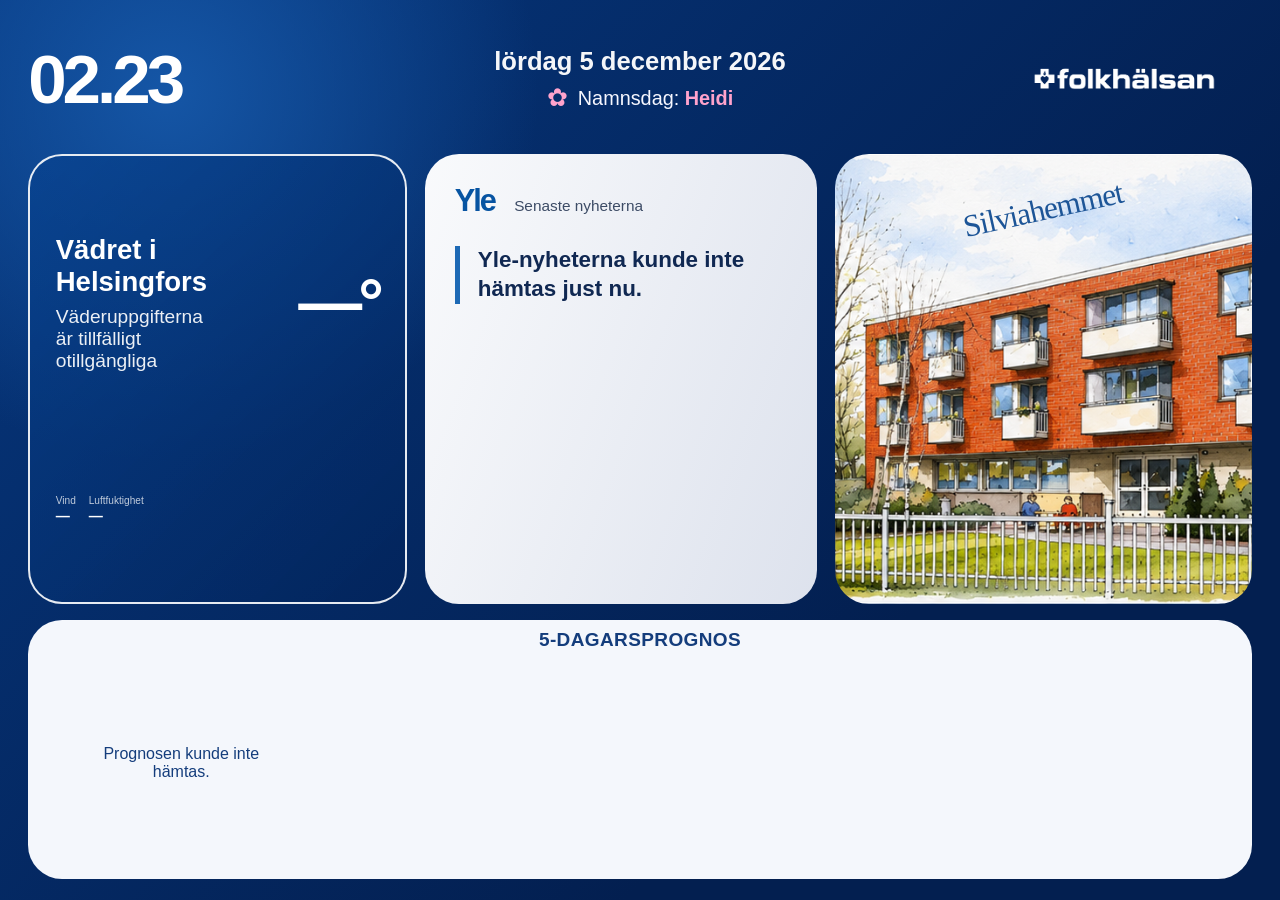
<file: index.html>
<!doctype html>
<html lang="sv">
<head>
  <meta charset="utf-8">
  <meta name="viewport" content="width=device-width, initial-scale=1">
  <meta name="theme-color" content="#062f71">
  <title>Silviahemmet – information</title>
  <style>
    :root { --blue:#062d6c; --blue2:#0a428f; --cream:#f7f7fa; --ink:#102852; }
    * { box-sizing:border-box; }
    body { margin:0; min-height:100vh; overflow:hidden; color:white; font-family:Arial, Helvetica, sans-serif; background:radial-gradient(circle at 13% 10%,#1556a6 0,transparent 27%), linear-gradient(135deg,#06377e,#031f50 70%); }
    main { height:100vh; padding:2.3vh 2.2vw; display:grid; grid-template-rows:13vh 50vh 1fr; gap:1.8vh; }
    header { display:grid; grid-template-columns:32% 36% 32%; align-items:center; padding:0; }
    .brand { display:flex; flex-direction:column; align-items:flex-end; justify-self:end; }
    .brand img { display:block; width:18vw; min-width:210px; max-width:355px; height:auto; }
    .brand { flex-direction:row; align-items:center; justify-content:flex-end; color:#fff; white-space:nowrap; }
    .brand-mark { display:inline-block; position:relative; width:clamp(22px,2.2vw,42px); height:clamp(22px,2.2vw,42px); margin-right:clamp(5px,.45vw,9px); border:clamp(2px,.19vw,4px) solid #fff; }
    .brand-mark:before, .brand-mark:after { content:""; position:absolute; left:50%; top:50%; background:#fff; }
    .brand-mark:before { width:135%; height:20%; margin-left:-67.5%; margin-top:-10%; }
    .brand-mark:after { width:20%; height:135%; margin-left:-10%; margin-top:-67.5%; }
    .brand-heart { position:absolute; z-index:1; left:50%; top:50%; transform:translate(-50%,-53%); color:#062d6c; font-size:clamp(12px,1.15vw,22px); line-height:1; }
    .brand-word { display:inline-block; font-family:Arial,Helvetica,sans-serif; font-size:clamp(30px,3.1vw,60px); font-weight:800; letter-spacing:-.17vw; line-height:1; }
    .cross { grid-row:1 / span 2; align-self:center; position:relative; width:.65em; height:.65em; border:3px solid white; border-radius:1px; }
    .cross::before, .cross::after { content:""; position:absolute; background:white; left:50%; top:50%; transform:translate(-50%,-50%); }
    .cross::before { width:76%; height:22%; }
    .cross::after { width:22%; height:76%; }
    .clock { font-size:clamp(46px,5.4vw,104px); font-weight:700; letter-spacing:-4px; line-height:.8; padding-right:2vw; }
    .day-info { justify-self:center; padding:0; text-align:center; }
    .date { font-size:clamp(21px,2vw,38px); font-weight:600; opacity:.96; }
    .name-day { display:flex; justify-content:center; align-items:center; gap:10px; font-size:clamp(17px,1.55vw,29px); margin-top:10px; color:#f6f7ff; }
    .flower { color:#ffa3cc; font-size:1.25em; line-height:1; }
    #name { color:#ffa3cc; font-weight:700; }
    .top { display:grid; grid-template-columns:31% 32% 1fr; gap:1.4vw; min-height:0; }
    .panel { border-radius:34px; overflow:hidden; }
    .weather { position:relative; padding:clamp(20px,2vw,38px); border:2px solid rgba(255,255,255,.9); background:linear-gradient(135deg,rgba(8,67,144,.72),rgba(3,36,91,.82)); display:grid; grid-template-columns:minmax(0,1fr) auto; align-items:center; }
    .weather > :not(.weather-art):not(.current-rain) { position:relative; z-index:1; }
    .weather-art { display:none; position:absolute; z-index:0; width:140%; max-width:none; left:-20%; bottom:-15%; opacity:.55; pointer-events:none; -webkit-mask-image:radial-gradient(ellipse 67% 60% at 50% 62%,#000 38%,rgba(0,0,0,.8) 58%,transparent 82%); mask-image:radial-gradient(ellipse 67% 60% at 50% 62%,#000 38%,rgba(0,0,0,.8) 58%,transparent 82%); }
    .weather.has-illustration .weather-art, .weather.has-rain .weather-art { display:block; }
    .weather.has-illustration .weather-icon, .weather.has-rain .weather-icon { visibility:hidden; }
    .current-rain { display:none; position:absolute; top:0; right:0; bottom:0; left:0; z-index:0; overflow:hidden; pointer-events:none; }
    .weather.has-rain .current-rain { display:block; }
    .current-rain .rain-drop { display:block; position:absolute; width:clamp(15px,1.25vw,25px); height:clamp(36px,3vw,60px); background-image:url('weather-raindrop-sprite.png'); background-position:center; background-size:100% 100%; background-repeat:no-repeat; animation:current-rain-fall 1.65s linear infinite; -webkit-animation:current-rain-fall 1.65s linear infinite; }
    .current-rain .drop-one { left:45%; top:46%; animation-delay:0s; -webkit-animation-delay:0s; }
    .current-rain .drop-two { left:57%; top:51%; animation-delay:.55s; -webkit-animation-delay:.55s; }
    .current-rain .drop-three { left:68%; top:45%; animation-delay:1.08s; -webkit-animation-delay:1.08s; }
    .weather h1 { margin:0 0 8px; font-size:clamp(24px,2.15vw,42px); }
    .weather .condition { font-size:clamp(18px,1.5vw,28px); opacity:.92; }
    .reading { display:flex; align-items:center; gap:clamp(10px,1vw,18px); }
    .temp { font-size:clamp(56px,5vw,96px); font-weight:700; line-height:.9; letter-spacing:-4px; white-space:nowrap; }
    .weather-icon { flex:none; width:clamp(56px,4.8vw,92px); height:clamp(56px,4.8vw,92px); filter:drop-shadow(0 5px 7px rgba(0,0,0,.16)); }
    .weather-icon svg { width:100%; height:100%; overflow:visible; }
    .weather-icon .sun { stroke:#ffe38a; fill:none; stroke-width:5; stroke-linecap:round; }
    .weather-icon .cloud { fill:#f5f9ff; stroke:#d8e8ff; stroke-width:3; }
    .weather-icon .rain, .weather-icon .fog { stroke:#9fd8ff; stroke-width:5; stroke-linecap:round; }
    .weather-icon .snow { fill:#dff4ff; stroke:#dff4ff; stroke-width:3; stroke-linecap:round; }
    .weather-icon .bolt { fill:#ffe27a; stroke:#ffe27a; stroke-linejoin:round; }
    .details { grid-column:1/-1; display:flex; gap:clamp(9px,1vw,20px); padding-top:2vh; font-size:clamp(14px,1.1vw,21px); }
    .forecast { padding:clamp(7px,.7vw,13px) clamp(28px,3vw,58px); background:#f4f7fc; color:#143d7c; border:0; }
    .forecast h2 { margin:0; font-size:clamp(19px,1.45vw,28px); text-transform:uppercase; text-align:center; letter-spacing:.02em; }
    .forecast h2 small { display:none; }
    #forecast-days { display:grid; grid-template-columns:repeat(5,1fr); gap:0; margin-top:clamp(2px,.45vh,6px); }
    .forecast-day { text-align:center; min-width:0; padding:0 clamp(5px,.7vw,14px); border-left:1px solid #cbd8eb; }
    .forecast-day:first-child { border-left:0; }
    .forecast-day .weekday { display:block; font-size:clamp(14px,1.05vw,20px); font-weight:800; text-transform:uppercase; }
    .forecast-day .mini-icon { display:block; position:relative; height:clamp(54px,4.8vw,92px); margin:4px 0 2px; line-height:1; overflow:hidden; }
    .forecast-day .mini-icon img { display:block; position:relative; z-index:2; width:190%; height:190%; left:-45%; top:-45%; max-width:none; object-fit:contain; }
    .forecast-day .high { display:block; font-size:clamp(21px,1.55vw,30px); font-weight:800; line-height:1; }
    .forecast-day .low { display:block; margin-top:2px; font-size:clamp(14px,1vw,19px); font-weight:600; opacity:.65; line-height:1; }
    .mini-icon.weather-cloud img, .mini-icon.weather-partly img { animation:forecast-float 4.8s ease-in-out infinite; -webkit-animation:forecast-float 4.8s ease-in-out infinite; }
    .mini-icon.weather-sun img { animation:forecast-spin 14s linear infinite; -webkit-animation:forecast-spin 14s linear infinite; }
    .mini-icon.weather-rain img { animation:none; -webkit-animation:none; }
    .mini-icon.weather-rain .rain-drop { display:block; position:absolute; z-index:4; top:57%; width:14px; height:34px; background:url('weather-raindrop-sprite.png') center/100% 100% no-repeat; animation:forecast-rain 1.45s linear infinite; -webkit-animation:forecast-rain 1.45s linear infinite; }
    .mini-icon.weather-rain .drop-one { left:29%; animation-delay:0s; -webkit-animation-delay:0s; }
    .mini-icon.weather-rain .drop-two { left:47%; animation-delay:.48s; -webkit-animation-delay:.48s; }
    .mini-icon.weather-rain .drop-three { left:65%; animation-delay:.92s; -webkit-animation-delay:.92s; }
    @keyframes forecast-float { 0%,100% { transform:translateY(0); } 50% { transform:translateY(-7%); } }
    @-webkit-keyframes forecast-float { 0%,100% { -webkit-transform:translateY(0); } 50% { -webkit-transform:translateY(-7%); } }
    @keyframes forecast-spin { from { transform:rotate(0deg); } to { transform:rotate(360deg); } }
    @-webkit-keyframes forecast-spin { from { -webkit-transform:rotate(0deg); } to { -webkit-transform:rotate(360deg); } }
    @keyframes forecast-rain { 0% { opacity:0; transform:translateY(-55%); } 18% { opacity:1; } 100% { opacity:0; transform:translateY(135%); } }
    @-webkit-keyframes forecast-rain { 0% { opacity:0; -webkit-transform:translateY(-55%); } 18% { opacity:1; } 100% { opacity:0; -webkit-transform:translateY(135%); } }
    @keyframes current-rain-fall { 0% { opacity:0; transform:translateY(-70%); } 18% { opacity:.9; } 100% { opacity:0; transform:translateY(190%); } }
    @-webkit-keyframes current-rain-fall { 0% { opacity:0; -webkit-transform:translateY(-70%); } 18% { opacity:.9; } 100% { opacity:0; -webkit-transform:translateY(190%); } }
    .details span { display:block; opacity:.75; font-size:.72em; margin-bottom:2px; }
    .photo { position:relative; background:#edf1f8; }
    .photo img { width:100%; height:100%; object-fit:cover; object-position:center; display:block; }
    .photo-title { position:absolute; top:9%; left:50%; transform:translateX(-50%) rotate(-12.5deg); transform-origin:center; color:#1d5597; font-family:"Brush Script MT","Segoe Script",cursive; font-size:clamp(25px,2.45vw,49px); font-weight:400; line-height:1; white-space:nowrap; text-shadow:none; letter-spacing:-1px; }
    .news { background:linear-gradient(110deg,#f9fafc,#dde2ed); color:var(--ink); padding:clamp(20px,2.1vw,40px); display:grid; grid-template-columns:15% 1fr; gap:2.2vw; align-items:center; }
    .news-label { align-self:start; font-size:clamp(25px,2.8vw,52px); font-weight:800; color:#0754a2; letter-spacing:-2px; }
    .news-label small { display:block; color:#3d4c66; font-weight:500; font-size:.43em; letter-spacing:0; margin-top:7px; }
    #headlines { display:grid; grid-template-columns:repeat(3,1fr); gap:1.5vw; }
    .headline { font-size:clamp(18px,1.55vw,29px); line-height:1.18; font-weight:600; border-left:4px solid #1d69b5; padding-left:18px; }
    .headline a { color:inherit; text-decoration:none; }
    .top .news { display:block; padding:clamp(22px,2.3vw,44px); }
    .top .news-label { display:flex; align-items:baseline; gap:clamp(14px,1.5vw,28px); font-size:clamp(25px,2.4vw,44px); }
    .top .news-label small { display:inline; margin:0; font-size:.5em; }
    .top #headlines { display:block; margin-top:clamp(20px,3vh,48px); }
    .top .headline { font-size:clamp(21px,1.75vw,33px); line-height:1.28; border-left-width:5px; padding-left:18px; }
    .top .headline.quote { border-left-color:#f08abb; font-style:italic; }
    .quote-byline { display:block; margin-top:14px; font-size:.55em; font-style:normal; font-weight:600; color:#a24976; }
    .top .news.quote-slide #news-source { font-size:.68em; white-space:nowrap; }
    .top .news.quote-slide #news-section { font-size:.42em; white-space:nowrap; }
    .top .news.quote-slide #headlines { margin-top:clamp(14px,2vh,28px); }
    .top .news.quote-slide .headline { font-size:clamp(19px,1.45vw,28px); line-height:1.22; }
    .top .news.quote-slide .quote-byline { margin-top:8px; }
    .forecast-wide { display:grid; grid-template-columns:1fr; grid-template-rows:auto 1fr; align-items:center; }
    .forecast-wide #forecast-days { margin-top:clamp(2px,.45vh,6px); }
    .status { position:fixed; right:2.4vw; bottom:1.6vh; font-size:13px; opacity:.58; }
    @media (max-aspect-ratio: 1/1) { main { grid-template-rows:10vh 51vh 1fr; } .top{grid-template-columns:1fr 1fr}.weather{padding:20px}.details{gap:10px}.news{grid-template-columns:1fr}.news-label{font-size:26px} }

    /* Finnsat's player uses an older browser.  This deliberately uses only
       long-established CSS so the 16:9 layout also works there. */
    html.legacy-player main { display:block; height:100vh; padding:2.3vh 2.2vw; }
    html.legacy-player header { display:block; height:13vh; position:relative; }
    html.legacy-player .clock { position:absolute; left:0; top:20%; width:32%; padding:0; font-size:5.4vw; }
    html.legacy-player .day-info { position:absolute; left:32%; top:14%; width:36%; text-align:center; }
    html.legacy-player .date { font-size:2vw; }
    html.legacy-player .name-day { display:block; margin-top:.55vw; font-size:1.55vw; }
    html.legacy-player .flower { margin-right:.35vw; }
    html.legacy-player .brand { position:absolute; top:24%; right:0; width:32%; display:block; text-align:right; white-space:nowrap; color:#fff; }
    html.legacy-player .brand-mark { display:inline-block; position:relative; width:2.2vw; height:2.2vw; margin-right:.45vw; border:.19vw solid #fff; vertical-align:middle; }
    html.legacy-player .brand-mark:before, html.legacy-player .brand-mark:after { content:""; position:absolute; left:50%; top:50%; background:#fff; }
    html.legacy-player .brand-mark:before { width:135%; height:.45vw; margin-left:-.675vw; margin-top:-.225vw; }
    html.legacy-player .brand-mark:after { width:.45vw; height:135%; margin-left:-.225vw; margin-top:-.675vw; }
    html.legacy-player .brand-heart { position:absolute; z-index:1; left:50%; top:50%; margin:-.62vw 0 0 -.5vw; color:#062d6c; font-size:1.15vw; line-height:1; }
    html.legacy-player .brand-word { display:inline-block; font-family:Arial,Helvetica,sans-serif; font-size:3.1vw; font-weight:800; letter-spacing:-.17vw; line-height:1; vertical-align:middle; }
    html.legacy-player .top { display:block; position:relative; height:50vh; margin-top:1.8vh; white-space:nowrap; }
    html.legacy-player .top .panel { display:block; float:left; height:100%; margin:0 1.4vw 0 0; white-space:normal; }
    html.legacy-player .top .weather { position:relative; width:33%; padding:2vw; }
    html.legacy-player .weather-main { position:absolute; z-index:1; left:2vw; top:16%; width:59%; }
    html.legacy-player .weather h1 { font-size:2.35vw; }
    html.legacy-player .weather .condition { font-size:1.65vw; }
    html.legacy-player .current-rain .rain-drop { width:1.25vw; height:3vw; }
    html.legacy-player .reading { position:absolute; z-index:1; top:23%; right:2vw; width:38%; display:block; text-align:right; }
    html.legacy-player .temp { font-size:5.6vw; }
    html.legacy-player .weather-icon { display:none; }
    html.legacy-player .details { position:absolute; z-index:1; left:2vw; bottom:9%; width:82%; display:block; padding:0; font-size:1.2vw; }
    html.legacy-player .details div { display:inline-block; margin-right:1.8vw; }
    html.legacy-player .top .news { width:30.8%; padding:2.3vw; }
    html.legacy-player .top .news-label { display:block; font-size:2.4vw; }
    html.legacy-player .top .news-label small { display:block; margin-top:.35vw; font-size:.5em; }
    html.legacy-player .top #headlines { display:block; margin-top:3vh; }
    html.legacy-player .top .headline { font-size:1.75vw; padding-left:1vw; }
    html.legacy-player .top .news.quote-slide #news-source { font-size:1.63vw; }
    html.legacy-player .top .news.quote-slide #news-section { font-size:1vw; }
    html.legacy-player .top .news.quote-slide .headline { font-size:1.45vw; }
    html.legacy-player .top .photo { width:33.2%; margin-right:0; }
    html.legacy-player .weather.has-illustration .weather-art, html.legacy-player .weather.has-rain .weather-art { width:140%; max-width:none; left:-20%; bottom:-16%; opacity:.56; animation:forecast-float 8s ease-in-out infinite; -webkit-animation:forecast-float 8s ease-in-out infinite; }
    html.legacy-player .photo-title { font-size:2.45vw; }
    html.legacy-player .forecast { clear:both; display:block; height:28.8vh; margin-top:1.8vh; padding:.7vw 3vw; }
    html.legacy-player .forecast h2 { font-size:1.45vw; }
    html.legacy-player #forecast-days, html.legacy-player .forecast-wide #forecast-days { display:block; margin-top:.45vh; white-space:nowrap; }
    html.legacy-player .forecast-day { display:inline-block; width:20%; padding:0 .7vw; vertical-align:top; }
    html.legacy-player .forecast-day .weekday { font-size:1.05vw; }
    html.legacy-player .forecast-day .mini-icon { height:5.2vw; margin:.2vw 0 .1vw; }
    html.legacy-player .forecast-day .high { font-size:1.65vw; }
    html.legacy-player .forecast-day .low { font-size:1.05vw; }
  </style>
</head>
<body>
  <main>
    <header>
      <div class="clock" id="clock">—</div>
      <div class="day-info"><div class="date" id="date">—</div><div class="name-day"><span class="flower">✿</span><span>Namnsdag: <b id="name">—</b></span></div></div>
      <div class="brand"><img src="folkhalsan-logo-white.png?v=12" alt="Folkhälsan"></div>
    </header>
    <section class="top">
      <article class="weather panel" aria-label="Väder">
        <img class="weather-art" src="weather-overcast.png" alt=""><div class="current-rain" aria-hidden="true"><i class="rain-drop drop-one"></i><i class="rain-drop drop-two"></i><i class="rain-drop drop-three"></i></div>
        <div class="weather-main"><h1>Vädret i Helsingfors</h1><div class="condition" id="condition">Hämtar väder…</div></div>
        <div class="reading"><div class="weather-icon" id="weather-icon" aria-hidden="true"></div><div class="temp" id="temp">—°</div></div>
        <div class="details"><div><span>Vind</span><b id="wind">—</b></div><div><span>Luftfuktighet</span><b id="humidity">—</b></div></div>
      </article>
      <article class="news panel" aria-label="Nyheter och dagens citat"><div class="news-label"><span id="news-source">Yle</span><small id="news-section">Senaste nyheterna</small></div><div id="headlines"><div class="headline">Hämtar de senaste nyheterna…</div></div></article>
      <aside class="photo panel"><img src="building.png" alt="Silviahemmet"><div class="photo-title">Silviahemmet</div></aside>
    </section>
    <section class="forecast forecast-wide panel" aria-label="Femdagarsprognos"><h2>5-dagarsprognos<small>Helsingfors</small></h2><div id="forecast-days"><div class="forecast-day">Hämtar…</div></div></section>
  </main>
  <script src="compat.js?v=12"></script>
  <script type="text/plain">
    const weatherCode = {0:'Klart',1:'Mestadels klart',2:'Halvklart',3:'Mulet',45:'Dimma',48:'Rimfrost-dimma',51:'Lätt duggregn',53:'Duggregn',55:'Kraftigt duggregn',61:'Lätt regn',63:'Regn',65:'Kraftigt regn',71:'Lätt snö',73:'Snöfall',75:'Kraftigt snöfall',80:'Regnskurar',81:'Regnskurar',82:'Kraftiga skurar',95:'Åska'};
    function showDate(){ const now=new Date(); document.getElementById('clock').textContent=new Intl.DateTimeFormat('sv-FI',{hour:'2-digit',minute:'2-digit',hour12:false}).format(now); document.getElementById('date').textContent=new Intl.DateTimeFormat('sv-FI',{weekday:'long',day:'numeric',month:'long',year:'numeric'}).format(now); }
    async function getNameDay(){
      const nameEl=document.getElementById('name');
      nameEl.textContent='Heidi';
      const now=new Date(), url='https://www.nimipaivat.fi/'+now.getDate()+'.'+(now.getMonth()+1)+'.';
      const get=async address=>{const r=await fetch(address); if(!r.ok) throw new Error(); return r.text();};
      try { let html; try { html=await get(url); } catch { html=await get('https://api.allorigins.win/raw?url='+encodeURIComponent(url)); } const text=new DOMParser().parseFromString(html,'text/html').body.textContent.replace(/\s+/g,' '); const match=text.match(/Ruotsinkieliset namn:\s*([^ ]+(?:,\s*[^ ]+)*)/i)||text.match(/Ruotsinkieliset nimet:\s*([^ ]+(?:,\s*[^ ]+)*)/i); if(match) nameEl.textContent=match[1]; } catch(e) { /* Heidi remains visible as the current fallback. */ }
    }
    function setWeatherIcon(code) {
      document.querySelector('.weather').classList.toggle('has-illustration', code === 3);
      const sun='<circle class="sun" cx="50" cy="50" r="17"/><path class="sun" d="M50 10v10M50 80v10M10 50h10M80 50h10M22 22l7 7M71 71l7 7M78 22l-7 7M29 71l-7 7"/>';
      const cloud='<path class="cloud" d="M20 71c-9 0-14-6-14-14 0-9 7-16 16-16 3-13 13-21 27-21 15 0 27 11 28 26 10 0 17 6 17 15 0 7-6 12-14 12H20z"/>';
      let art = sun, type='sunny';
      if ([1,2].includes(code)) { art=sun+cloud; type='partly cloudy'; }
      else if (code===3) { art=cloud; type='cloudy'; }
      else if ([45,48].includes(code)) { art=cloud+'<path class="fog" d="M20 78h55M32 90h52"/>'; type='foggy'; }
      else if ([51,53,55,61,63,65,80,81,82].includes(code)) { art=cloud+'<path class="rain" d="M31 77l-5 12M52 77l-5 12M73 77l-5 12"/>'; type='rainy'; }
      else if ([71,73,75,77,85,86].includes(code)) { art=cloud+'<path class="snow" d="M30 83h12M36 77v12M32 79l8 8M40 79l-8 8M64 83h12M70 77v12M66 79l8 8M74 79l-8 8"/>'; type='snowy'; }
      else if ([95,96,99].includes(code)) { art=cloud+'<path class="bolt" d="M53 69 40 90h12l-4 15 17-26H53z"/>'; type='thunderstorm'; }
      document.getElementById('weather-icon').innerHTML='<svg viewBox="0 0 100 110" role="img" aria-label="'+type+'">'+art+'</svg>';
    }
    function forecastIcon(code){ if(code===0) return 'forecast-sun.png'; if([1,2].includes(code)) return 'forecast-partly.png'; if([51,53,55,61,63,65,71,73,75,77,80,81,82,85,86,95,96,99].includes(code)) return 'forecast-rain.png'; return 'forecast-cloud.png'; }
    async function forecast(){ try { const r=await fetch('https://api.open-meteo.com/v1/forecast?latitude=60.1699&longitude=24.9384&daily=weather_code,temperature_2m_max,temperature_2m_min&timezone=Europe%2FHelsinki&forecast_days=5'); const d=await r.json(), daily=d.daily; document.getElementById('forecast-days').innerHTML=daily.time.map((day,i)=>{ const label=new Intl.DateTimeFormat('sv-FI',{weekday:'short'}).format(new Date(day+'T12:00:00')); return '<div class="forecast-day"><span class="weekday">'+label+'</span><span class="mini-icon"><img src="'+forecastIcon(daily.weather_code[i])+'" alt=""></span><span class="high">'+Math.round(daily.temperature_2m_max[i])+'°</span><span class="low">'+Math.round(daily.temperature_2m_min[i])+'°</span></div>'; }).join(''); } catch(e) { document.getElementById('forecast-days').innerHTML='<div class="forecast-day">Prognosen kunde inte hämtas.</div>'; } }
    async function weather(){ const $=id=>document.getElementById(id); try { const r=await fetch('https://api.open-meteo.com/v1/forecast?latitude=60.1699&longitude=24.9384&current=temperature_2m,relative_humidity_2m,weather_code,wind_speed_10m&wind_speed_unit=ms&timezone=Europe%2FHelsinki'); const d=await r.json(), c=d.current; $('temp').textContent=Math.round(c.temperature_2m)+'°'; $('condition').textContent=weatherCode[c.weather_code]||'Aktuellt väder'; setWeatherIcon(c.weather_code); $('wind').textContent=Math.round(c.wind_speed_10m)+' m/s'; $('humidity').textContent=c.relative_humidity_2m+' %'; } catch(e){ $('condition').textContent='Väderuppgifterna är tillfälligt otillgängliga'; } }
    const dailyQuotes=['Varje ny dag är en ny möjlighet att hitta något vackert.','Ett vänligt ord kan göra en vanlig dag lite ljusare.','Glädje blir större när den delas med någon annan.','Små steg framåt är också framsteg.','Ett leende är ett språk som alla förstår.','Det är de små stunderna som gör en dag minnesvärd.','Hopp är en liten låga som kan lysa långt.'];
    let newsItems=[], newsIndex=0;
    function showNextNews(){
      const box=document.getElementById('headlines'), source=document.getElementById('news-source'), section=document.getElementById('news-section'), panel=document.querySelector('.news');
      if(!newsItems.length) return;
      if(newsIndex===newsItems.length){ const quote=dailyQuotes[Math.floor(Date.now()/86400000)%dailyQuotes.length]; panel.classList.add('quote-slide'); source.textContent='Dagens citat'; section.textContent='En liten tanke för dagen'; box.innerHTML='<div class="headline quote">“'+quote+'”</div>'; newsIndex=0; return; }
      const item=newsItems[newsIndex]; panel.classList.remove('quote-slide'); source.textContent='Yle'; section.textContent='Senaste nyheterna'; box.innerHTML='<div class="headline"><a href="'+item.link+'" target="_blank" rel="noopener">'+item.title+'</a></div>'; newsIndex++;
    }
    async function news(){
      const box=document.getElementById('headlines');
      const feed='https://svenska.yle.fi/rss/senaste-nytt';
      const getFeed=async url=>{ const r=await fetch(url); if(!r.ok) throw new Error('Feed unavailable'); return r.text(); };
      const escape=s=>s.replace(/[&<>"']/g,c=>({'&':'&amp;','<':'&lt;','>':'&gt;','"':'&quot;',"'":'&#39;'}[c]));
      try {
        let content;
        try { content=await getFeed(feed); }
        catch { content=await getFeed('https://api.allorigins.win/raw?url='+encodeURIComponent(feed)); }
        const xml=new DOMParser().parseFromString(content,'text/xml');
        const items=[...xml.querySelectorAll('item')].slice(0,3);
        if(!items.length || xml.querySelector('parsererror')) throw new Error('Invalid feed');
        newsItems=items.map(x=>({ title:escape(x.querySelector('title')?.textContent||''), link:escape(x.querySelector('link')?.textContent||'https://svenska.yle.fi') }));
        newsIndex=0; showNextNews();
      } catch(e) { box.innerHTML='<div class="headline">Yle-nyheterna kunde inte hämtas just nu.</div>'; }
    }
    showDate(); getNameDay(); weather(); forecast(); news(); setInterval(showDate,30000); setInterval(weather,10*60*1000); setInterval(forecast,30*60*1000); setInterval(news,10*60*1000); setInterval(showNextNews,15000); setInterval(getNameDay,6*60*60*1000);
  </script>
</body>
</html>
</file>
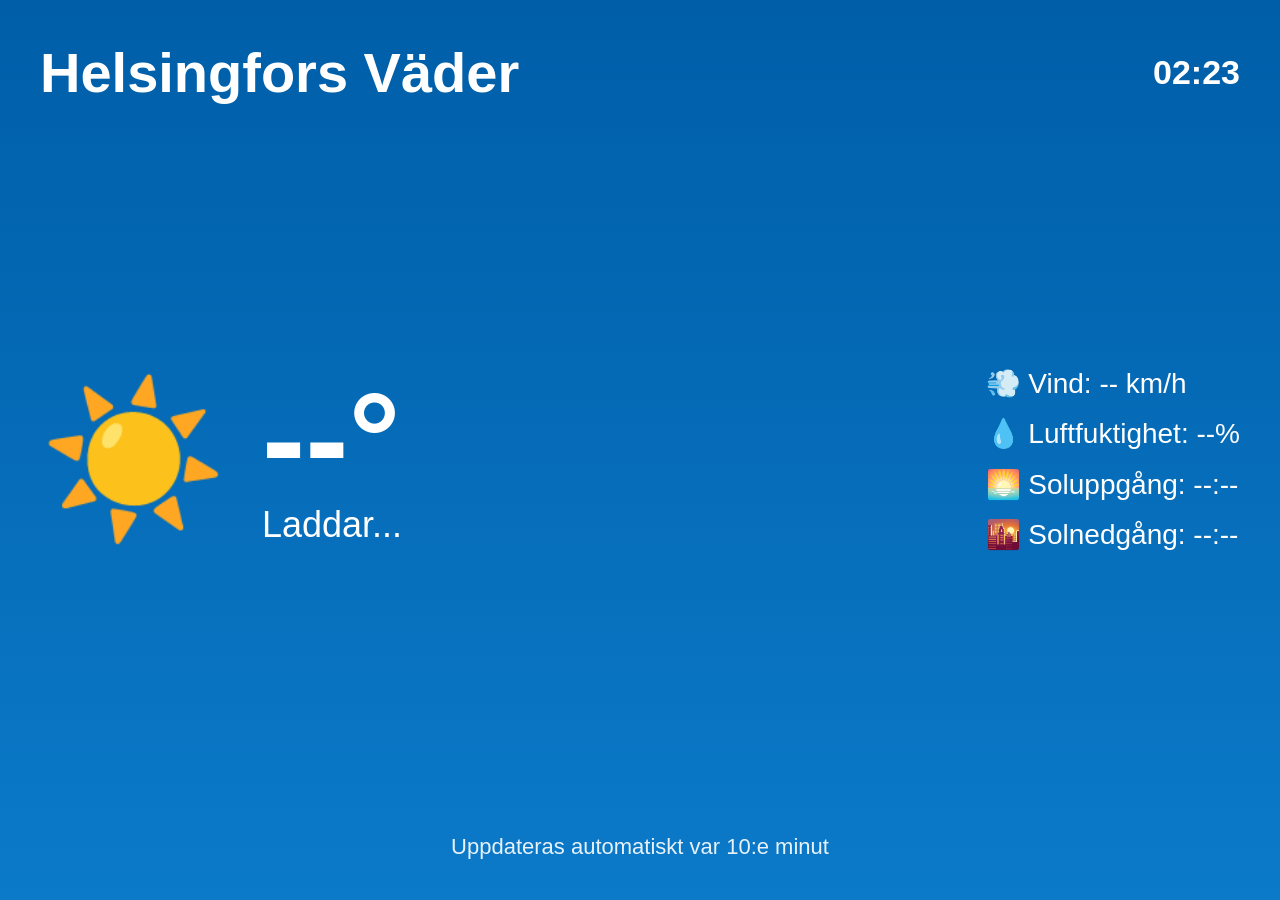
<file: index(2).html>
<!DOCTYPE html>
<html lang="sv">
<head>
<meta charset="UTF-8">
<meta name="viewport" content="width=device-width,initial-scale=1">
<title>Silviahemmet – Väder</title>
<style>
:root{--blue:#005ea8;--panel:rgba(255,255,255,.12)}
*{box-sizing:border-box}
body{
margin:0;
font-family:Segoe UI,Arial,sans-serif;
background:linear-gradient(180deg,#005ea8,#0b7ac9);
color:#fff;
height:100vh;
overflow:hidden}
.wrap{padding:40px;height:100%;display:flex;flex-direction:column}
header{display:flex;justify-content:space-between;align-items:center}
h1{margin:0;font-size:56px}
#clock{font-size:34px;font-weight:600}
.main{display:flex;justify-content:space-between;align-items:center;flex:1}
.left{display:flex;align-items:center;gap:35px}
#icon{font-size:150px}
#temp{font-size:130px;font-weight:700;line-height:1}
#desc{font-size:36px}
.info{font-size:28px;line-height:1.8}
.cards{display:grid;grid-template-columns:repeat(7,1fr);gap:18px}
.card{background:var(--panel);border-radius:20px;padding:18px;text-align:center;backdrop-filter:blur(8px)}
.day{font-size:22px;font-weight:700}
.i{font-size:42px;margin:8px 0}
.t{font-size:22px}
footer{text-align:center;font-size:22px;padding-top:20px;opacity:.9}
</style>
</head>
<body>
<div class="wrap">
<header>
<h1>Helsingfors Väder</h1>
<div id="clock"></div>
</header>

<div class="main">
<div class="left">
<div id="icon">☀️</div>
<div>
<div id="temp">--°</div>
<div id="desc">Laddar...</div>
</div>
</div>

<div class="info">
💨 Vind: <span id="wind">--</span> km/h<br>
💧 Luftfuktighet: <span id="humidity">--</span>%<br>
🌅 Soluppgång: <span id="sunrise">--:--</span><br>
🌇 Solnedgång: <span id="sunset">--:--</span>
</div>
</div>

<div id="forecast" class="cards"></div>

<footer>Uppdateras automatiskt var 10:e minut</footer>
</div>

<script>
const W={
0:["☀️","Klart"],1:["🌤️","Mest klart"],2:["⛅","Delvis molnigt"],3:["☁️","Mulet"],
45:["🌫️","Dimma"],51:["🌦️","Duggregn"],61:["🌧️","Regn"],63:["🌧️","Regn"],
71:["❄️","Snö"],80:["🌦️","Skurar"],95:["⛈️","Åska"]
};
function tick(){clock.textContent=new Date().toLocaleTimeString("sv-SE",{hour:"2-digit",minute:"2-digit"});}
tick();setInterval(tick,1000);

async function load(){
const url="https://api.open-meteo.com/v1/forecast?latitude=60.1699&longitude=24.9384&current=temperature_2m,relative_humidity_2m,wind_speed_10m,weather_code&daily=weather_code,temperature_2m_max,temperature_2m_min,sunrise,sunset&timezone=Europe/Helsinki";
const r=await fetch(url);
const d=await r.json();
const c=d.current;
const m=W[c.weather_code]||["🌤️","Väder"];
icon.textContent=m[0];
temp.textContent=Math.round(c.temperature_2m)+"°";
desc.textContent=m[1];
wind.textContent=Math.round(c.wind_speed_10m);
humidity.textContent=c.relative_humidity_2m;
sunrise.textContent=d.daily.sunrise[0].substring(11,16);
sunset.textContent=d.daily.sunset[0].substring(11,16);

const names=["Sön","Mån","Tis","Ons","Tor","Fre","Lör"];
forecast.innerHTML="";
d.daily.time.forEach((t,i)=>{
let dt=new Date(t);
let x=W[d.daily.weather_code[i]]||["🌤️",""];
forecast.innerHTML+=`<div class="card">
<div class="day">${names[dt.getDay()]}</div>
<div class="i">${x[0]}</div>
<div class="t">${Math.round(d.daily.temperature_2m_max[i])}°</div>
<div>${Math.round(d.daily.temperature_2m_min[i])}°</div>
</div>`;
});
}
load();
setInterval(load,600000);
</script>
</body>
</html>
</file>
